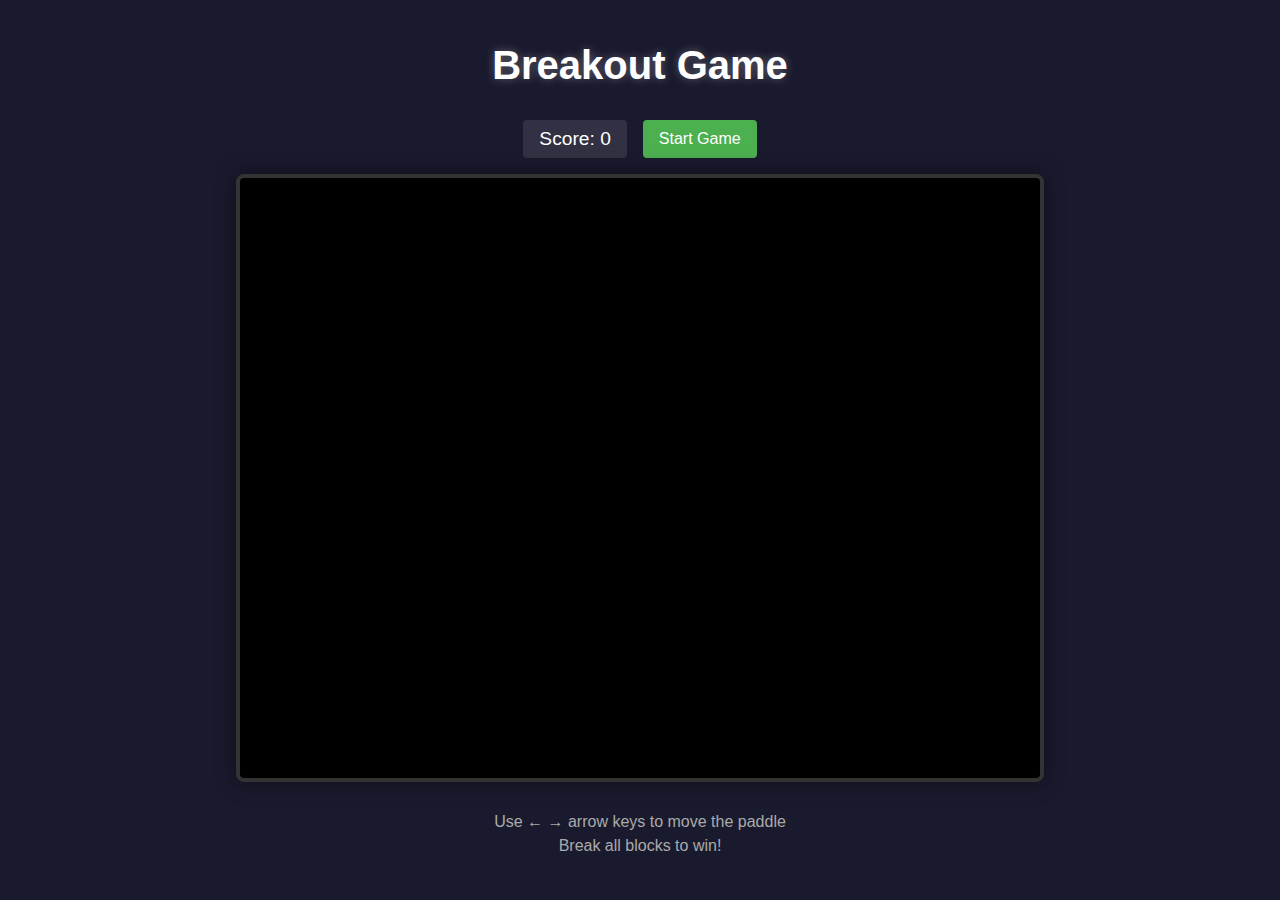
<file: Breakout/index.html>
<!DOCTYPE html>
<html lang="en">
<head>
    <meta charset="UTF-8">
    <meta name="viewport" content="width=device-width, initial-scale=1.0">
    <title>Breakout Game</title>
    <link rel="stylesheet" href="style.css">
</head>
<body>
    <div class="container">
        <h1>Breakout Game</h1>
        <div class="game-stats">
            <div class="score">Score: <span id="score">0</span></div>
            <button id="startButton" class="button">Start Game</button>
            <button id="resetButton" class="button hidden">Play Again</button>
        </div>
        <canvas id="gameCanvas" width="800" height="600"></canvas>
        <div id="gameOver" class="message hidden">Game Over!</div>
        <div id="gameWon" class="message hidden">You Won! 🎉</div>
        <div class="instructions">
            <p>Use ← → arrow keys to move the paddle</p>
            <p>Break all blocks to win!</p>
        </div>
    </div>
    <script src="app.js"></script>
</body>
</html>
</file>
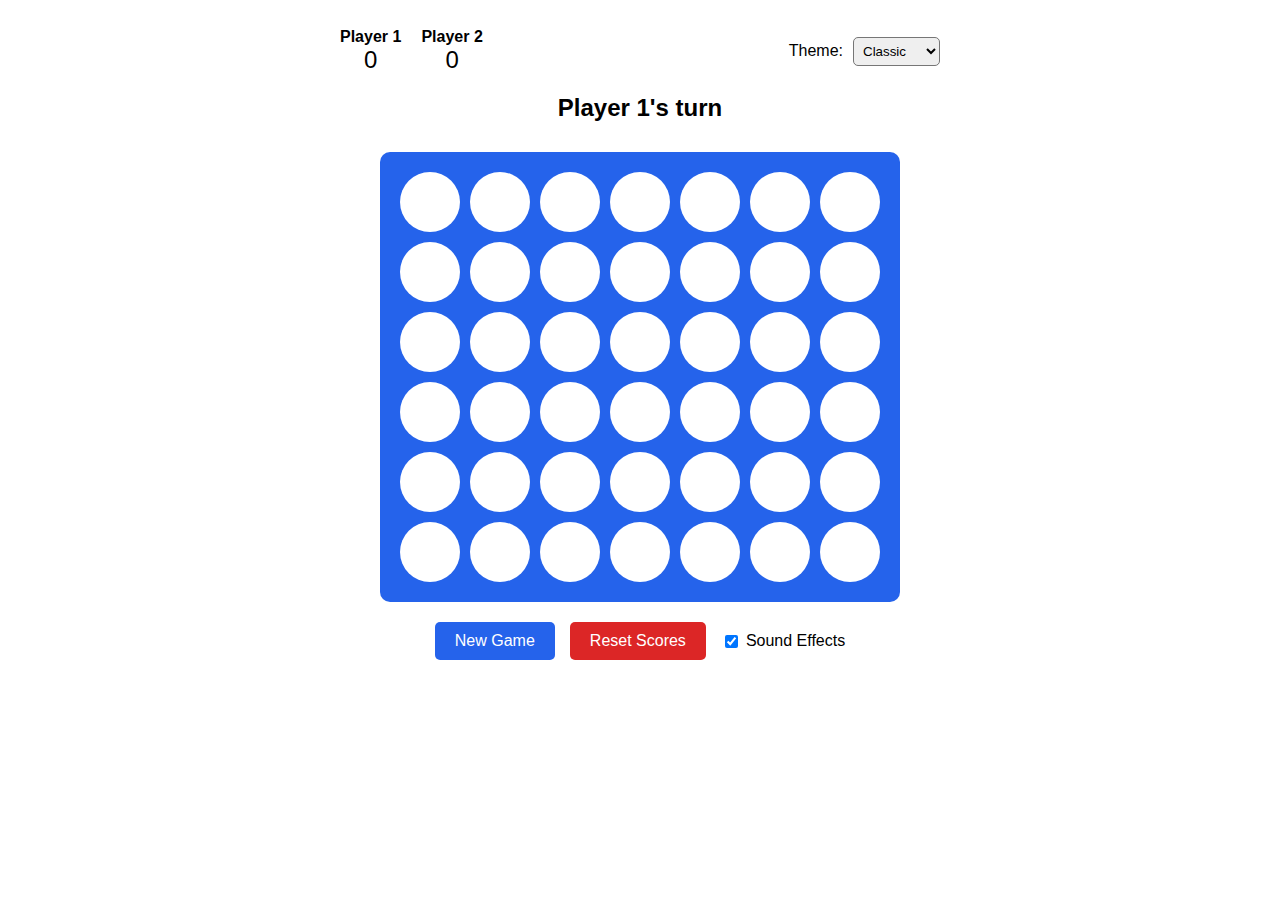
<file: ConnectFour/index.html>
<!DOCTYPE html>
<html lang="en">
<head>
    <meta charset="UTF-8">
    <meta name="viewport" content="width=device-width, initial-scale=1.0">
    <title>Connect Four</title>
    <link rel="stylesheet" href="style.css">
</head>
<body>
    <div class="game-container">
        <div class="game-header">
            <div class="score-board">
                <div class="player-score">
                    <span class="player-label">Player 1</span>
                    <span class="score" id="player1Score">0</span>
                </div>
                <div class="player-score">
                    <span class="player-label">Player 2</span>
                    <span class="score" id="player2Score">0</span>
                </div>
            </div>
            <div class="theme-selector">
                <label for="theme">Theme:</label>
                <select id="theme">
                    <option value="classic">Classic</option>
                    <option value="futuristic">Futuristic</option>
                    <option value="fantasy">Fantasy</option>
                </select>
            </div>
        </div>
        <div class="status" id="status">Player 1's turn</div>
        <div class="board" id="board"></div>
        <div class="controls">
            <button class="reset-button" id="resetButton">New Game</button>
            <button class="reset-scores-button" id="resetScoresButton">Reset Scores</button>
            <label class="sound-toggle">
                <input type="checkbox" id="soundToggle" checked>
                Sound Effects
            </label>
        </div>
    </div>
    <audio id="dropSound" src="[data-uri]" type="audio/wav"></audio>
    <audio id="winSound" src="[data-uri]" type="audio/wav"></audio>
    <script src="app.js"></script>
</body>
</html>
</file>
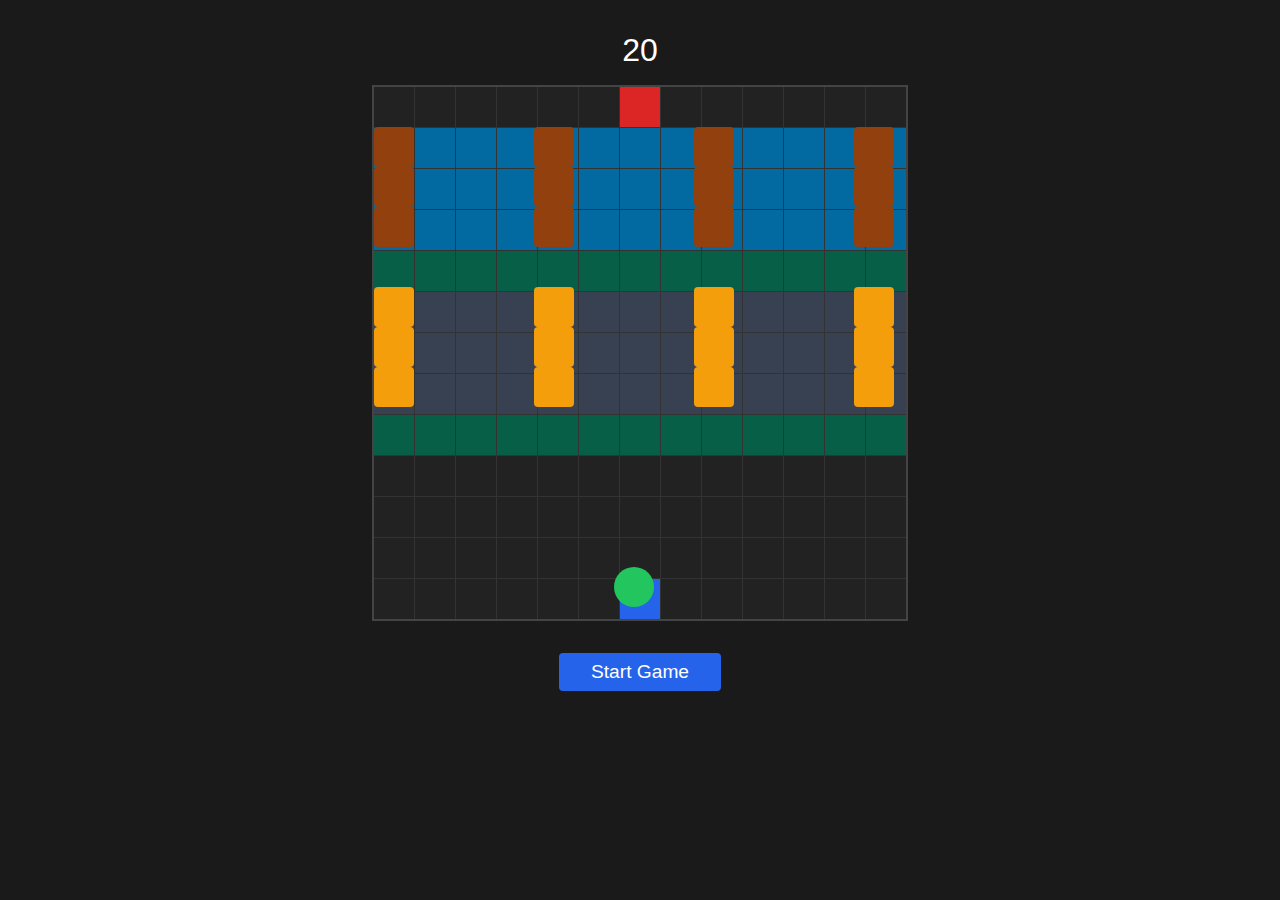
<file: Frogger/index.html>
<!DOCTYPE html>
<html lang="en">
<head>
    <meta charset="UTF-8">
    <meta name="viewport" content="width=device-width, initial-scale=1.0">
    <title>Frogger Game</title>
    <link rel="stylesheet" href="style.css">
</head>
<body>
    <div class="game-container">
        <div class="timer">20</div>
        <div class="game-grid"></div>
        <div class="game-over">
            <h2>Game Over!</h2>
            <p class="result-message"></p>
            <button class="retry-btn">Try Again</button>
        </div>
    </div>
    <div class="controls">
        <button id="startBtn">Start Game</button>
    </div>
    <script src="app.js"></script>
</body>
</html>
</file>
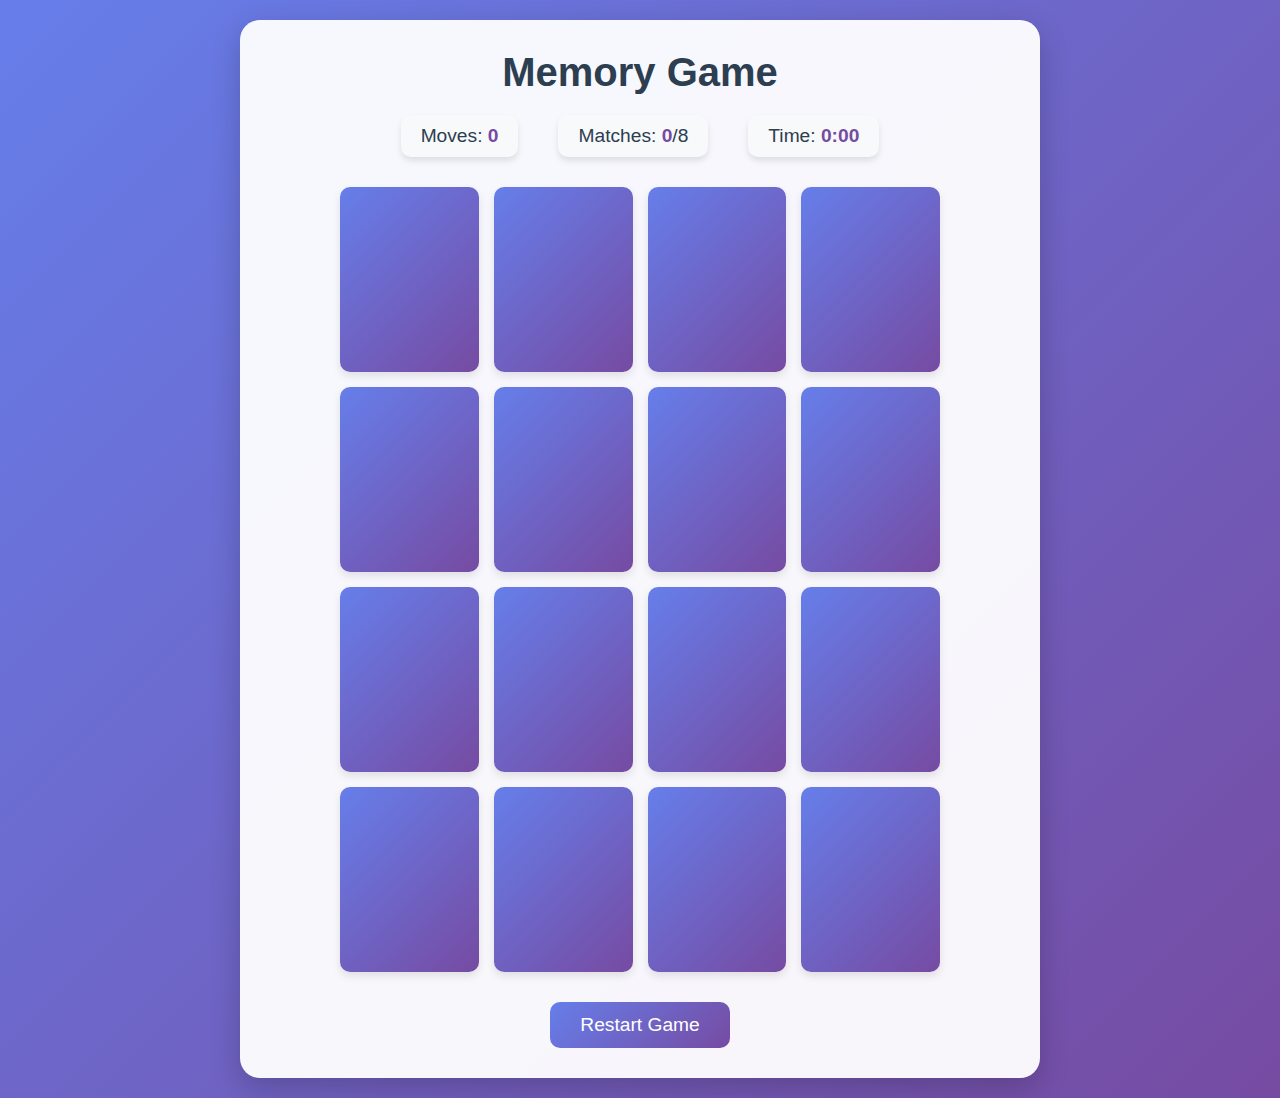
<file: Memory Game/index.html>
<!DOCTYPE html>
<html lang="en">
<head>
    <meta charset="UTF-8">
    <meta name="viewport" content="width=device-width, initial-scale=1.0">
    <title>Memory Game</title>
    <link rel="stylesheet" href="style.css">
</head>
<body>
    <div class="container">
        <header>
            <h1>Memory Game</h1>
            <div class="score-container">
                <div class="score">
                    <p>Moves: <span id="moves">0</span></p>
                </div>
                <div class="score">
                    <p>Matches: <span id="matches">0</span>/8</p>
                </div>
                <div class="score">
                    <p>Time: <span id="time">0:00</span></p>
                </div>
            </div>
        </header>

        <div class="game-container">
            <div id="game-board" class="game-board"></div>
        </div>

        <div id="win-message" class="win-message">
            <h2>Congratulations! 🎉</h2>
            <p>You completed the game in <span id="final-moves">0</span> moves</p>
            <p>Time taken: <span id="final-time">0:00</span></p>
            <button id="play-again" class="restart-button">Play Again</button>
        </div>

        <button id="restart" class="restart-button">Restart Game</button>
    </div>
    <script src="app.js"></script>
</body>
</html>
</file>
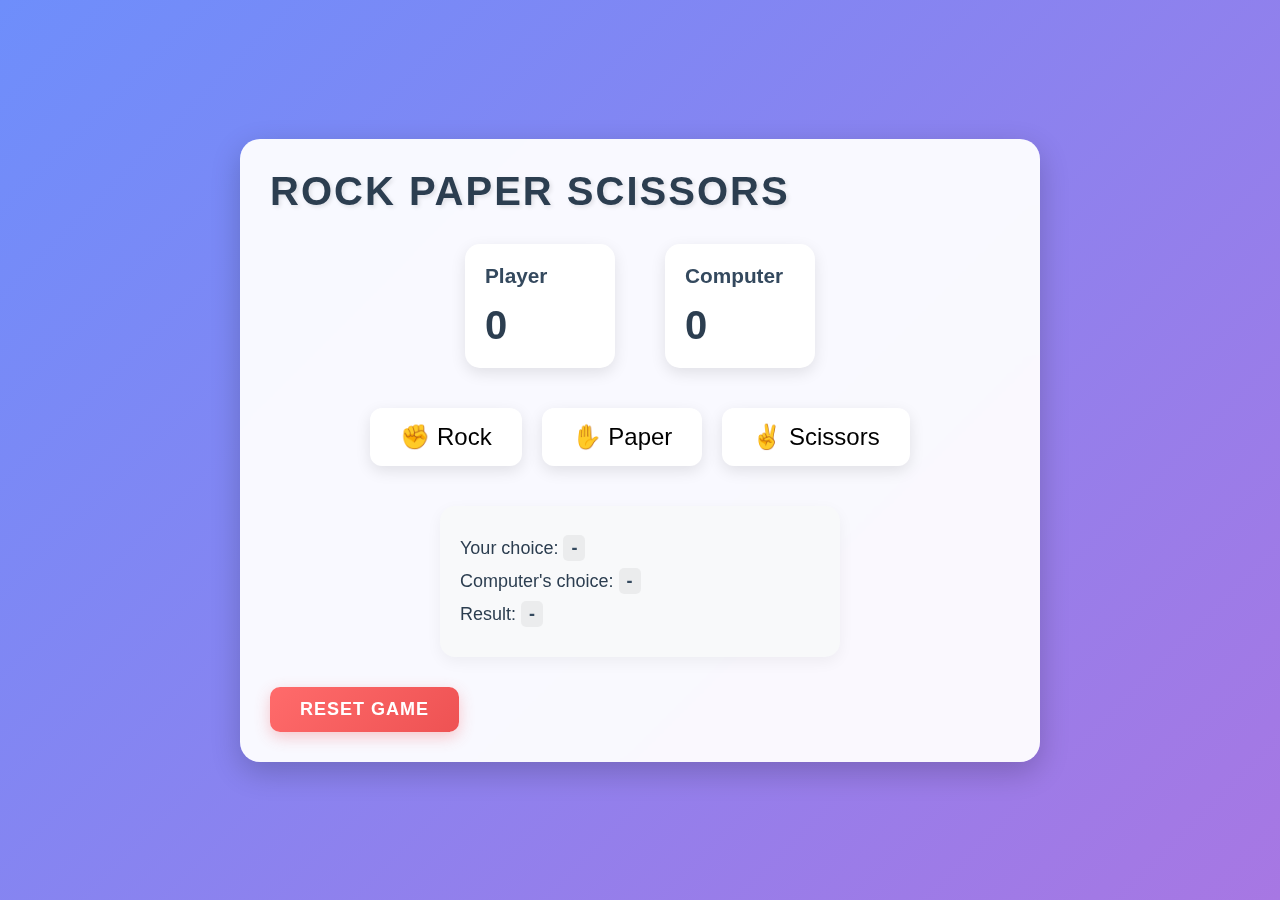
<file: Rock-Paper-Scissors/index.html>
<!DOCTYPE html>
<html lang="en">
<head>
    <meta charset="UTF-8">
    <meta name="viewport" content="width=device-width, initial-scale=1.0">
    <title>Rock Paper Scissors</title>
    <link rel="stylesheet" href="style.css">
</head>
<body>
    <div class="container">
        <h1>Rock Paper Scissors</h1>
        
        <div class="scoreboard">
            <div class="score-box">
                <h2>Player</h2>
                <p id="player-score">0</p>
            </div>
            <div class="score-box">
                <h2>Computer</h2>
                <p id="computer-score">0</p>
            </div>
        </div>

        <div class="game-buttons" title="Click a button to make your choice!">
            <button id="rock" class="game-button">✊ Rock</button>
            <button id="paper" class="game-button">✋ Paper</button>
            <button id="scissors" class="game-button">✌️ Scissors</button>
        </div>

        <div class="game-info">
            <p id="player-choice">Your choice: <span>-</span></p>
            <p id="computer-choice">Computer's choice: <span>-</span></p>
            <p id="result" class="result">Result: <span>-</span></p>
        </div>

        <button id="reset" class="reset-button">Reset Game</button>
    </div>
    <script src="app.js"></script>
</body>
</html>
</file>
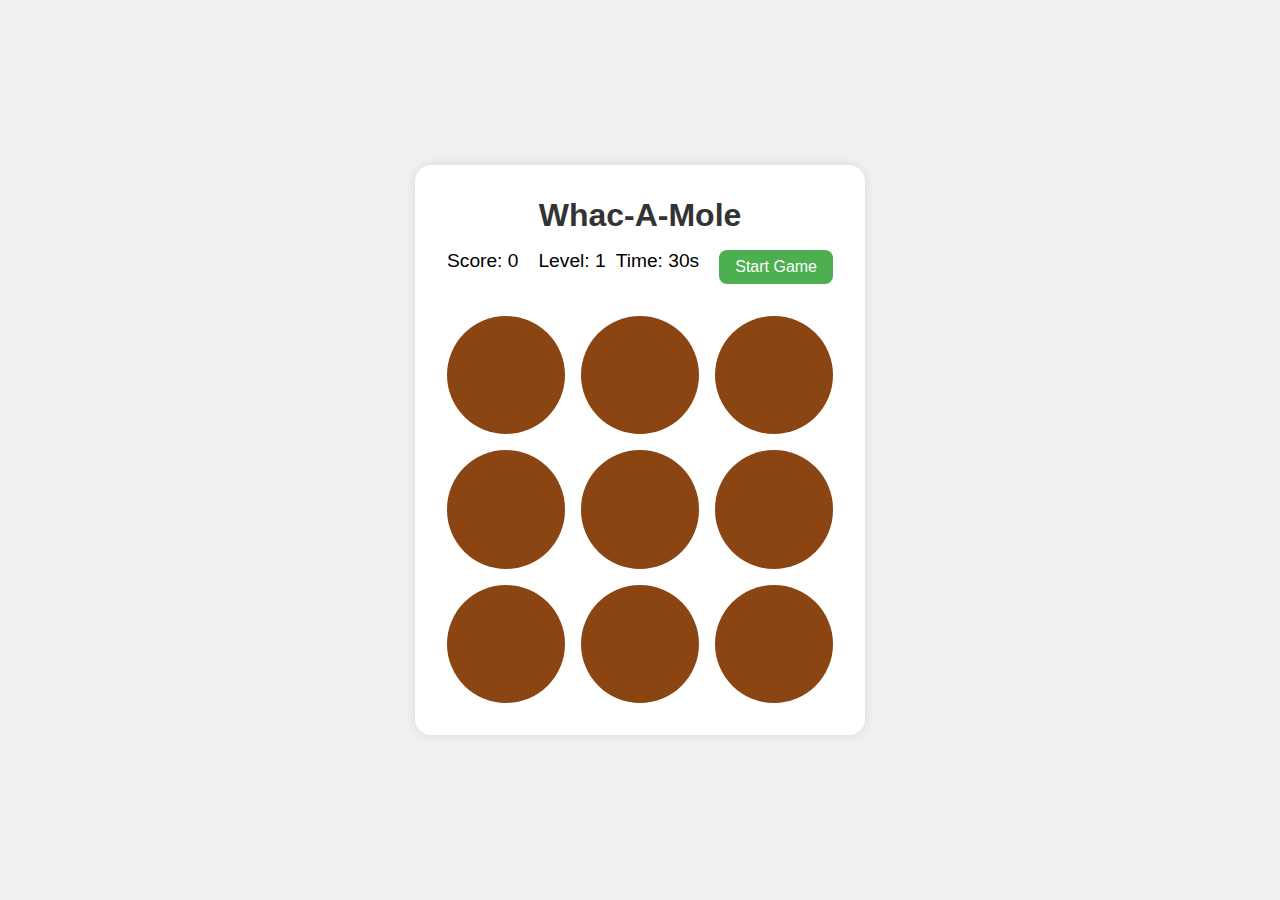
<file: Whac-a-mole/index.html>
<!DOCTYPE html>
<html lang="en">
<head>
    <meta charset="UTF-8">
    <meta name="viewport" content="width=device-width, initial-scale=1.0">
    <title>Whac-A-Mole</title>
    <link rel="stylesheet" href="style.css">
</head>
<body>
    <div class="game-container">
        <h1>Whac-A-Mole</h1>
        <div class="game-info">
            <div class="score">Score: <span id="score">0</span></div>
            <div class="level-indicator">Level: <span id="level">1</span></div>
            <div class="timer">Time: <span id="timer">30</span>s</div>
            <button id="startButton">Start Game</button>
        </div>
        <!-- <button id="startButton">Start Game</button> -->
        <div class="grid">
            <div class="hole" data-index="0">
                <img src="mole.jpg" alt="mole" class="mole-image">
            </div>
            <div class="hole" data-index="1">
                <img src="mole.jpg" alt="mole" class="mole-image">
            </div>
            <div class="hole" data-index="2">
                <img src="mole.jpg" alt="mole" class="mole-image">
            </div>
            <div class="hole" data-index="3">
                <img src="mole.jpg" alt="mole" class="mole-image">
            </div>
            <div class="hole" data-index="4">
                <img src="mole.jpg" alt="mole" class="mole-image">
            </div>
            <div class="hole" data-index="5">
                <img src="mole.jpg" alt="mole" class="mole-image">
            </div>
            <div class="hole" data-index="6">
                <img src="mole.jpg" alt="mole" class="mole-image">
            </div>
            <div class="hole" data-index="7">
                <img src="mole.jpg" alt="mole" class="mole-image">
            </div>
            <div class="hole" data-index="8">
                <img src="mole.jpg" alt="mole" class="mole-image">
            </div>
        </div>
    </div>
    <script src="app.js"></script>
</body>
</html>
</file>
<file: Breakout/style.css>
* {
    margin: 0;
    padding: 0;
    box-sizing: border-box;
}

body {
    font-family: 'Arial', sans-serif;
    background-color: #1a1a2e;
    color: white;
    min-height: 100vh;
    display: flex;
    justify-content: center;
    align-items: center;
}

.container {
    text-align: center;
    padding: 20px;
}

h1 {
    font-size: 2.5rem;
    margin-bottom: 2rem;
    color: #fff;
    text-shadow: 0 0 10px rgba(255, 255, 255, 0.3);
}

.game-stats {
    display: flex;
    justify-content: center;
    gap: 1rem;
    margin-bottom: 1rem;
}

.score {
    font-size: 1.2rem;
    padding: 0.5rem 1rem;
    background-color: rgba(255, 255, 255, 0.1);
    border-radius: 4px;
}

.button {
    padding: 0.5rem 1rem;
    font-size: 1rem;
    border: none;
    border-radius: 4px;
    cursor: pointer;
    transition: background-color 0.3s;
}

#startButton {
    background-color: #4CAF50;
    color: white;
}

#startButton:hover {
    background-color: #45a049;
}

#resetButton {
    background-color: #2196F3;
    color: white;
}

#resetButton:hover {
    background-color: #1e88e5;
}

#gameCanvas {
    background-color: #000;
    border: 4px solid #333;
    border-radius: 8px;
    box-shadow: 0 0 20px rgba(0, 0, 0, 0.5);
}

.message {
    margin-top: 1rem;
    font-size: 1.5rem;
    font-weight: bold;
}

#gameOver {
    color: #ff4444;
}

#gameWon {
    color: #4CAF50;
}

.instructions {
    margin-top: 1.5rem;
    color: #aaa;
    line-height: 1.5;
}

.hidden {
    display: none;
}
</file>
<file: ConnectFour/style.css>
.game-container {
    display: flex;
    flex-direction: column;
    align-items: center;
    gap: 20px;
    padding: 20px;
    font-family: Arial, sans-serif;
}

.game-header {
    display: flex;
    justify-content: space-between;
    width: 100%;
    max-width: 600px;
}

.score-board {
    display: flex;
    gap: 20px;
}

.player-score {
    display: flex;
    flex-direction: column;
    align-items: center;
}

.player-label {
    font-weight: bold;
}

.score {
    font-size: 24px;
}

.theme-selector {
    display: flex;
    align-items: center;
    gap: 10px;
}

.theme-selector select {
    padding: 5px;
    border-radius: 5px;
}

.status {
    font-size: 24px;
    font-weight: bold;
    margin-bottom: 10px;
}

.board {
    padding: 20px;
    border-radius: 10px;
    display: grid;
    grid-template-columns: repeat(7, 1fr);
    gap: 10px;
    transition: background-color 0.3s;
}

.board.classic {
    background-color: #2563eb;
}

.board.futuristic {
    background-color: #3b0764;
    box-shadow: 0 0 20px rgba(147, 51, 234, 0.5);
}

.board.fantasy {
    background-color: #064e3b;
    background-image: linear-gradient(45deg, #064e3b 0%, #065f46 100%);
}

.cell {
    width: 60px;
    height: 60px;
    background-color: white;
    border-radius: 50%;
    cursor: pointer;
    display: flex;
    align-items: center;
    justify-content: center;
    position: relative;
    transition: all 0.2s;
}

.cell:hover {
    background-color: #f0f0f0;
}

.piece {
    width: 50px;
    height: 50px;
    border-radius: 50%;
    position: absolute;
    transition: all 0.3s ease;
    animation: dropPiece 0.5s ease-in;
}

.classic .player1 {
    background-color: #ef4444;
}

.classic .player2 {
    background-color: #eab308;
}

.futuristic .player1 {
    background-color: #ec4899;
    box-shadow: 0 0 10px #ec4899;
}

.futuristic .player2 {
    background-color: #6366f1;
    box-shadow: 0 0 10px #6366f1;
}

.fantasy .player1 {
    background: radial-gradient(circle at 30% 30%, #fcd34d, #b45309);
}

.fantasy .player2 {
    background: radial-gradient(circle at 30% 30%, #a5f3fc, #0e7490);
}

.controls {
    display: flex;
    gap: 15px;
    align-items: center;
}

.reset-button, .reset-scores-button {
    padding: 10px 20px;
    font-size: 16px;
    color: white;
    border: none;
    border-radius: 5px;
    cursor: pointer;
    transition: background-color 0.2s;
}

.reset-button {
    background-color: #2563eb;
}

.reset-scores-button {
    background-color: #dc2626;
}

.reset-button:hover {
    background-color: #1d4ed8;
}

.reset-scores-button:hover {
    background-color: #b91c1c;
}

.sound-toggle {
    display: flex;
    align-items: center;
    gap: 5px;
    cursor: pointer;
}

@keyframes dropPiece {
    0% {
        transform: translateY(-300px);
    }
    100% {
        transform: translateY(0);
    }
}

@keyframes win {
    0%, 100% {
        transform: scale(1);
    }
    50% {
        transform: scale(1.2);
    }
}

.winning-piece {
    animation: win 0.5s ease-in-out infinite;
}
</file>
<file: Frogger/style.css>
:root {
    --cell-size: 40px;
    --grid-size: 13;
    --blue: #2563eb;
    --red: #dc2626;
    --green: #22c55e;
    --water: #0369a1;
    --road: #374151;
    --safe: #065f46;
    --car: #f59e0b;
    --log: #92400e;
}

body {
    margin: 0;
    min-height: 100vh;
    display: flex;
    flex-direction: column;
    align-items: center;
    background: #1a1a1a;
    font-family: 'Arial', sans-serif;
    color: white;
}

.game-container {
    position: relative;
    margin-top: 2rem;
}

.game-grid {
    display: grid;
    grid-template-columns: repeat(var(--grid-size), var(--cell-size));
    grid-template-rows: repeat(var(--grid-size), var(--cell-size));
    gap: 1px;
    background: #333;
    border: 2px solid #444;
    position: relative;
}

.cell {
    width: var(--cell-size);
    height: var(--cell-size);
    background: #222;
    position: relative;
}

.starting-block { background: var(--blue); }
.ending-block { background: var(--red); }
.road { background: var(--road); }
.river { background: var(--water); }
.safe { background: var(--safe); }

.car, .log {
    position: absolute;
    width: var(--cell-size);
    height: var(--cell-size);
    transition: transform 0.1s linear;
}

.car {
    background: var(--car);
    border-radius: 4px;
}

.log {
    background: var(--log);
    border-radius: 4px;
}

.frog {
    width: var(--cell-size);
    height: var(--cell-size);
    background: var(--green);
    border-radius: 50%;
    position: absolute;
    transition: all 0.1s;
    z-index: 10;
}

.controls {
    margin-top: 2rem;
    display: flex;
    gap: 1rem;
    flex-direction: column;
    align-items: center;
}

button {
    padding: 0.5rem 2rem;
    font-size: 1.2rem;
    background: var(--blue);
    color: white;
    border: none;
    border-radius: 4px;
    cursor: pointer;
    transition: background 0.3s;
}

button:hover {
    background: #1d4ed8;
}

.timer {
    font-size: 2rem;
    margin-bottom: 1rem;
    text-align: center;
}

.game-over {
    position: absolute;
    top: 50%;
    left: 50%;
    transform: translate(-50%, -50%);
    background: rgba(0, 0, 0, 0.9);
    padding: 2rem;
    border-radius: 8px;
    text-align: center;
    display: none;
    z-index: 20;
}
</file>
<file: Memory Game/style.css>
* {
    margin: 0;
    padding: 0;
    box-sizing: border-box;
}

body {
    font-family: 'Arial', sans-serif;
    background: linear-gradient(135deg, #667eea, #764ba2);
    min-height: 100vh;
    display: flex;
    justify-content: center;
    align-items: center;
    padding: 20px;
}

.container {
    background: rgba(255, 255, 255, 0.95);
    padding: 30px;
    border-radius: 20px;
    box-shadow: 0 10px 30px rgba(0, 0, 0, 0.2);
    max-width: 800px;
    width: 95%;
}

header {
    text-align: center;
    margin-bottom: 30px;
}

h1 {
    color: #2c3e50;
    margin-bottom: 20px;
    font-size: 2.5em;
}

.score-container {
    display: flex;
    justify-content: center;
    gap: 40px;
    margin-bottom: 20px;
    flex-wrap: wrap;
}

.score {
    background: #f8f9fa;
    padding: 10px 20px;
    border-radius: 10px;
    box-shadow: 0 4px 6px rgba(0, 0, 0, 0.1);
}

.score p {
    font-size: 1.2em;
    color: #2c3e50;
}

.score span {
    font-weight: bold;
    color: #764ba2;
}

.game-board {
    display: grid;
    grid-template-columns: repeat(4, 1fr);
    gap: 15px;
    margin: 0 auto;
    max-width: 600px;
}

.card {
    aspect-ratio: 3/4;
    background-color: #fff;
    border-radius: 10px;
    cursor: pointer;
    position: relative;
    transform-style: preserve-3d;
    transition: transform 0.6s;
    box-shadow: 0 4px 8px rgba(0, 0, 0, 0.1);
}

.card.flipped {
    transform: rotateY(180deg);
}

.card.matched {
    transform: rotateY(180deg);
    box-shadow: 0 0 20px rgba(40, 167, 69, 0.5);
    animation: matchPulse 0.5s ease-in-out;
}

.card-front,
.card-back {
    position: absolute;
    width: 100%;
    height: 100%;
    backface-visibility: hidden;
    border-radius: 10px;
    display: flex;
    justify-content: center;
    align-items: center;
}

.card-front {
    background: linear-gradient(135deg, #667eea, #764ba2);
}

.card-back {
    background: white;
    transform: rotateY(180deg);
}

.card img {
    width: 80%;
    height: 80%;
    object-fit: contain;
}

.win-message {
    display: none;
    position: fixed;
    top: 50%;
    left: 50%;
    transform: translate(-50%, -50%);
    background: white;
    padding: 30px;
    border-radius: 15px;
    box-shadow: 0 10px 30px rgba(0, 0, 0, 0.3);
    text-align: center;
    z-index: 1000;
}

.win-message.show {
    display: block;
    animation: popIn 0.5s ease-out;
}

.win-message h2 {
    color: #2c3e50;
    margin-bottom: 20px;
}

.win-message p {
    margin: 10px 0;
    color: #666;
    font-size: 1.2em;
}

.restart-button {
    display: block;
    margin: 30px auto 0;
    padding: 12px 30px;
    font-size: 1.2em;
    background: linear-gradient(135deg, #667eea, #764ba2);
    color: white;
    border: none;
    border-radius: 10px;
    cursor: pointer;
    transition: transform 0.3s, box-shadow 0.3s;
}

.restart-button:hover {
    transform: translateY(-2px);
    box-shadow: 0 6px 12px rgba(0, 0, 0, 0.2);
}

@keyframes matchPulse {
    0% { transform: rotateY(180deg) scale(1); }
    50% { transform: rotateY(180deg) scale(1.1); }
    100% { transform: rotateY(180deg) scale(1); }
}

@keyframes popIn {
    0% { transform: translate(-50%, -50%) scale(0.5); opacity: 0; }
    100% { transform: translate(-50%, -50%) scale(1); opacity: 1; }
}

@media (max-width: 600px) {
    .game-board {
        grid-template-columns: repeat(3, 1fr);
        gap: 10px;
    }

    .score-container {
        gap: 20px;
    }

    h1 {
        font-size: 2em;
    }

    .score {
        padding: 8px 16px;
    }

    .score p {
        font-size: 1em;
    }
}
</file>
<file: Rock-Paper-Scissors/style.css>
* {
    margin: 0;
    padding: 0;
    box-sizing: border-box;
    font-family: 'Segoe UI', Tahoma, Geneva, Verdana, sans-serif;
}

body {
    min-height: 100vh;
    background: linear-gradient(135deg, #6e8efb, #a777e3);
    display: flex;
    justify-content: center;
    align-items: center;
    padding: 20px;
}

.container {
    max-width: 800px;
    width: 95%;
    background: rgba(255, 255, 255, 0.95);
    padding: 30px;
    border-radius: 20px;
    box-shadow: 0 10px 30px rgba(0, 0, 0, 0.2);
    backdrop-filter: blur(5px);
}

h1 {
    color: #2c3e50;
    margin-bottom: 30px;
    font-size: 2.5em;
    text-transform: uppercase;
    letter-spacing: 2px;
    text-shadow: 2px 2px 4px rgba(0, 0, 0, 0.1);
}

.scoreboard {
    display: flex;
    justify-content: center;
    gap: 50px;
    margin-bottom: 40px;
}

.score-box {
    padding: 20px;
    border: none;
    border-radius: 15px;
    min-width: 150px;
    background: #fff;
    box-shadow: 0 5px 15px rgba(0, 0, 0, 0.1);
    transition: transform 0.3s ease;
}

.score-box:hover {
    transform: translateY(-5px);
}

.score-box h2 {
    margin: 0 0 15px 0;
    font-size: 1.3em;
    color: #34495e;
}

.score-box p {
    margin: 0;
    font-size: 2.5em;
    font-weight: bold;
    color: #2c3e50;
}

.game-buttons {
    margin-bottom: 40px;
    display: flex;
    justify-content: center;
    gap: 20px;
    flex-wrap: wrap;
}

.game-button {
    font-size: 24px;
    padding: 15px 30px;
    cursor: pointer;
    border: none;
    border-radius: 12px;
    background: #fff;
    box-shadow: 0 5px 15px rgba(0, 0, 0, 0.1);
    transition: all 0.3s ease;
}

.game-button:hover {
    transform: translateY(-3px) scale(1.05);
    box-shadow: 0 8px 20px rgba(0, 0, 0, 0.15);
}

.game-button:active {
    transform: translateY(2px);
}

.game-button.winner {
    background: linear-gradient(135deg, #43c6ac, #49b794);
    color: white;
    animation: pulse 1s infinite;
}

.game-info {
    background: #f8f9fa;
    padding: 20px;
    border-radius: 15px;
    max-width: 400px;
    margin: 0 auto 30px;
    box-shadow: 0 5px 15px rgba(0, 0, 0, 0.05);
}

.game-info p {
    margin: 12px 0;
    font-size: 18px;
    color: #2c3e50;
}

.game-info span {
    font-weight: 600;
    color: #34495e;
    padding: 3px 8px;
    border-radius: 5px;
    background: rgba(0, 0, 0, 0.05);
}

.result.win span {
    color: #43c6ac;
    background: rgba(67, 198, 172, 0.1);
}

.result.lose span {
    color: #e74c3c;
    background: rgba(231, 76, 60, 0.1);
}

.game-button.selected {
    box-shadow: 0 0 15px rgba(67, 198, 172, 0.6);
}


.result.tie span {
    color: #3498db;
    background: rgba(52, 152, 219, 0.1);
}

.reset-button {
    padding: 12px 30px;
    font-size: 18px;
    background: linear-gradient(135deg, #ff6b6b, #ee5253);
    color: white;
    border: none;
    border-radius: 10px;
    cursor: pointer;
    transition: all 0.3s ease;
    text-transform: uppercase;
    letter-spacing: 1px;
    font-weight: 600;
    box-shadow: 0 5px 15px rgba(238, 82, 83, 0.3);
}

.reset-button:hover {
    transform: translateY(-2px);
    box-shadow: 0 8px 20px rgba(238, 82, 83, 0.4);
}

.reset-button:active {
    transform: translateY(1px);
}

/* Add zoom animation for button clicks */
.game-button:active {
    transform: scale(1.2); /* Slightly enlarge */
    transition: transform 0.2s ease; /* Smooth effect */
}

/* Add a bounce effect when a choice is selected */
.game-button.selected {
    animation: bounce 0.5s ease;
}

/* Keyframes for bounce animation */
@keyframes bounce {
    0%, 100% {
        transform: translateY(0);
    }
    50% {
        transform: translateY(-10px);
    }
}


@keyframes pulse {
    0% {
        transform: scale(1);
        box-shadow: 0 5px 15px rgba(67, 198, 172, 0.3);
    }
    50% {
        transform: scale(1.05);
        box-shadow: 0 8px 20px rgba(67, 198, 172, 0.4);
    }
    100% {
        transform: scale(1);
        box-shadow: 0 5px 15px rgba(67, 198, 172, 0.3);
    }
}

/* Responsive Design */
@media (max-width: 600px) {
    .container {
        padding: 20px;
    }

    h1 {
        font-size: 2em;
    }

    .scoreboard {
        gap: 20px;
    }

    .score-box {
        min-width: 120px;
        padding: 15px;
    }

    .game-button {
        font-size: 20px;
        padding: 12px 24px;
    }

    .game-info {
        padding: 15px;
    }
}
</file>
<file: Whac-a-mole/style.css>
* {
    margin: 0;
    padding: 0;
    box-sizing: border-box;
}

body {
    display: flex;
    justify-content: center;
    align-items: center;
    min-height: 100vh;
    background-color: #f0f0f0;
    font-family: Arial, sans-serif;
}

.game-container {
    background-color: white;
    padding: 2rem;
    border-radius: 1rem;
    box-shadow: 0 0 10px rgba(0, 0, 0, 0.1);
    text-align: center;
}

.timer {
    font-size: 1.2 rem;
    margin-left: 10px;
    
}

h1 {
    color: #333;
    margin-bottom: 1rem;
}

.game-info {
    display: flex;
    justify-content: space-between;
    margin-bottom: 1rem;
    font-size: 1.2rem;
}

button {
    background-color: #4CAF50;
    color: white;
    border: none;
    padding: 0.5rem 1rem;
    border-radius: 0.5rem;
    cursor: pointer;
    font-size: 1rem;
    margin-bottom: 1rem;
}

button:hover {
    background-color: #45a049;
}

.grid {
    display: grid;
    grid-template-columns: repeat(3, 1fr);
    gap: 1rem;
    max-width: 400px;
    margin: 0 auto;
}

.hole {
    background-color: #8B4513;
    border-radius: 50%;
    padding-top: 100%;
    position: relative;
    cursor: pointer;
}

.hole.mole {
    background-color: #654321;
}

.hole {
    background-color: #8B4513;
    border-radius: 50%;
    padding-top: 100%;
    position: relative;
    cursor: pointer;
    overflow: hidden;  
}

.mole-image {
    position: absolute;
    top: 0;
    left: 0;
    width: 100%;
    height: 100%;
    display: none;
    object-fit: cover;
}

#startButton{
    margin-left:20px;
}

.hole.mole .mole-image {
    display: block;
    animation: appear 0.3s ease-out;
}

/* Add these styles to your existing CSS */

.bonus-mole {
    background-color: #FFD700 !important;
    animation: appear 0.3s ease-out, glow 1s infinite;
}

.whack-effect {
    position: absolute;
    top: 50%;
    left: 50%;
    transform: translate(-50%, -50%);
    width: 50px;
    height: 50px;
    background: rgba(255, 255, 255, 0.8);
    border-radius: 50%;
    animation: whack 0.3s ease-out;
    pointer-events: none;
}

.level-up-message {
    position: fixed;
    top: 50%;
    left: 50%;
    transform: translate(-50%, -50%);
    background-color: rgba(0, 0, 0, 0.8);
    color: white;
    padding: 20px 40px;
    border-radius: 10px;
    font-size: 24px;
    animation: fadeInOut 1.5s ease-in-out;
    z-index: 1000;
}

.level-indicator {
    margin-left: 20px;
    font-size: 1.2rem;
}

@keyframes glow {
    0%, 100% { box-shadow: 0 0 10px #FFD700; }
    50% { box-shadow: 0 0 20px #FFD700; }
}

@keyframes whack {
    0% { transform: translate(-50%, -50%) scale(0); opacity: 1; }
    100% { transform: translate(-50%, -50%) scale(2); opacity: 0; }
}

@keyframes fadeInOut {
    0% { opacity: 0; transform: translate(-50%, -50%) scale(0.8); }
    15% { opacity: 1; transform: translate(-50%, -50%) scale(1); }
    85% { opacity: 1; transform: translate(-50%, -50%) scale(1); }
    100% { opacity: 0; transform: translate(-50%, -50%) scale(0.8); }
}

@keyframes appear {
    0% {
        transform: scale(0);
    }
    100% {
        transform: scale(1);
    }
}
</file>
